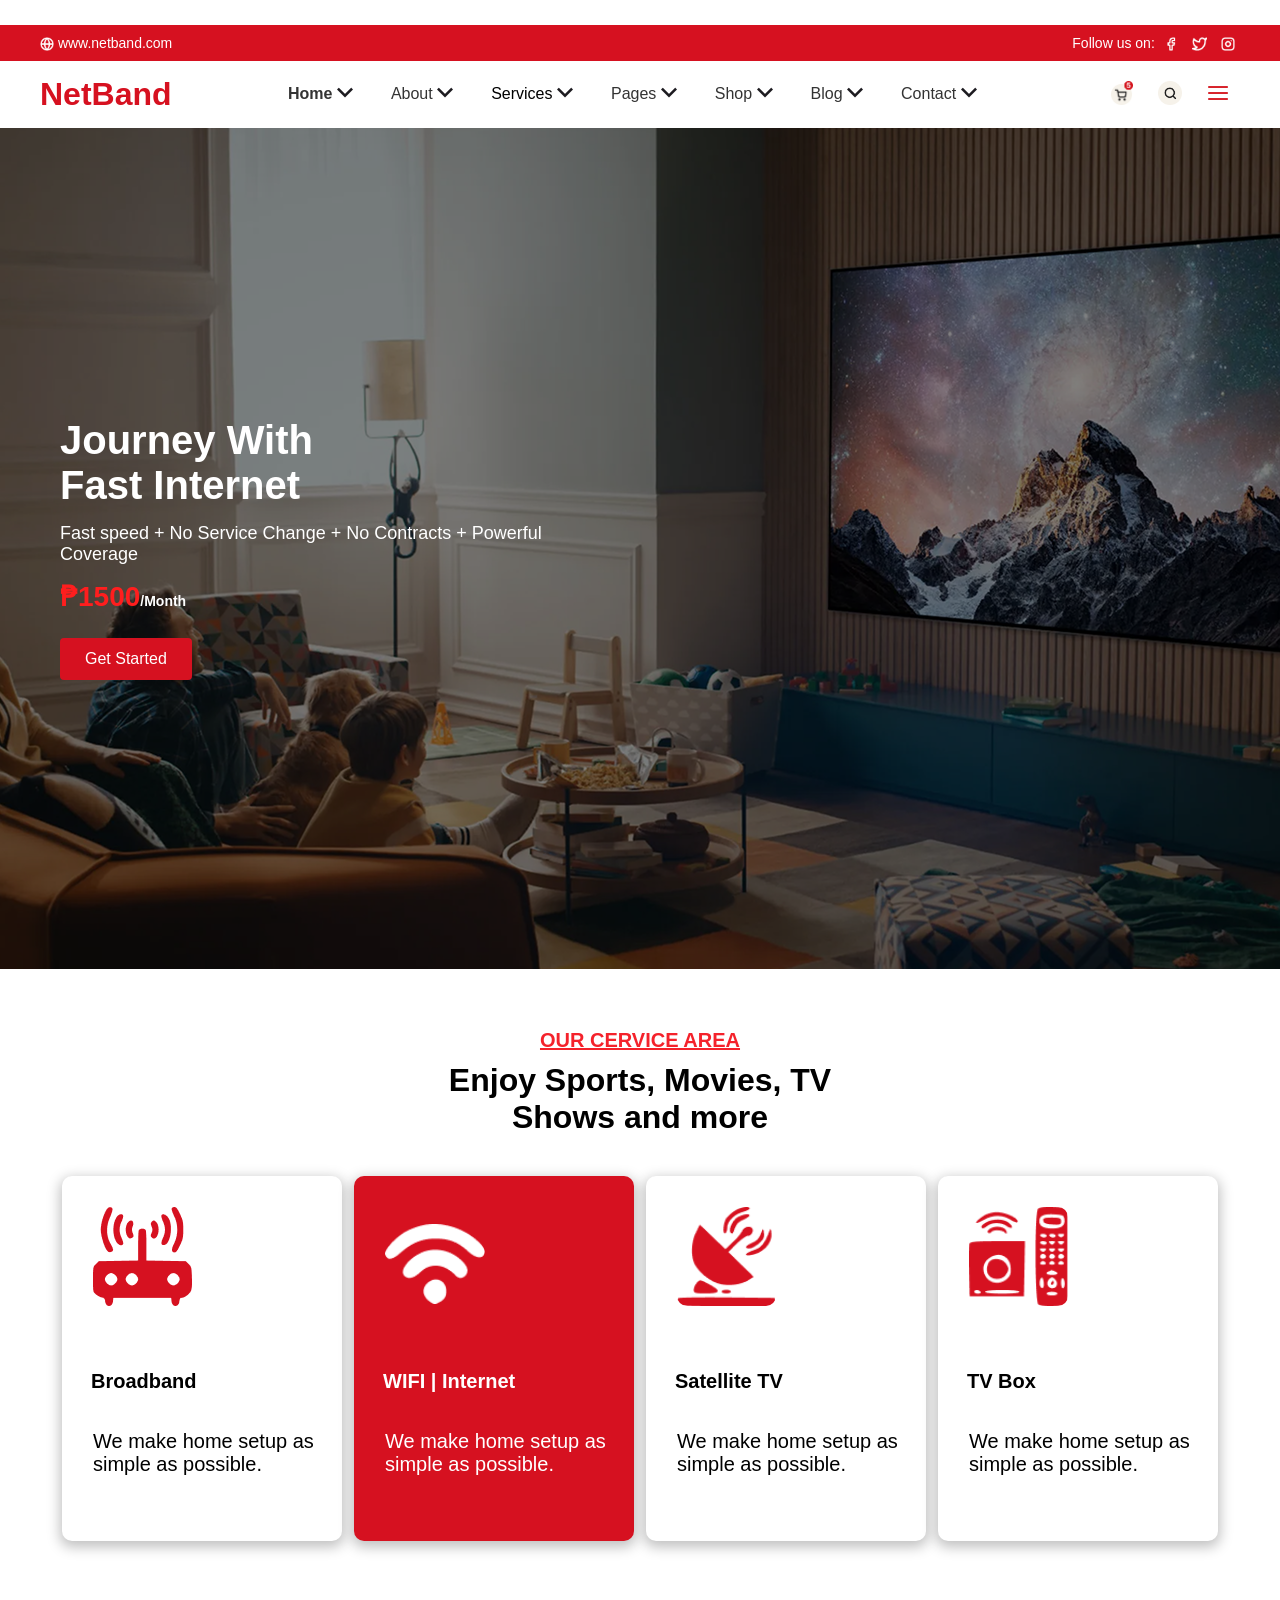
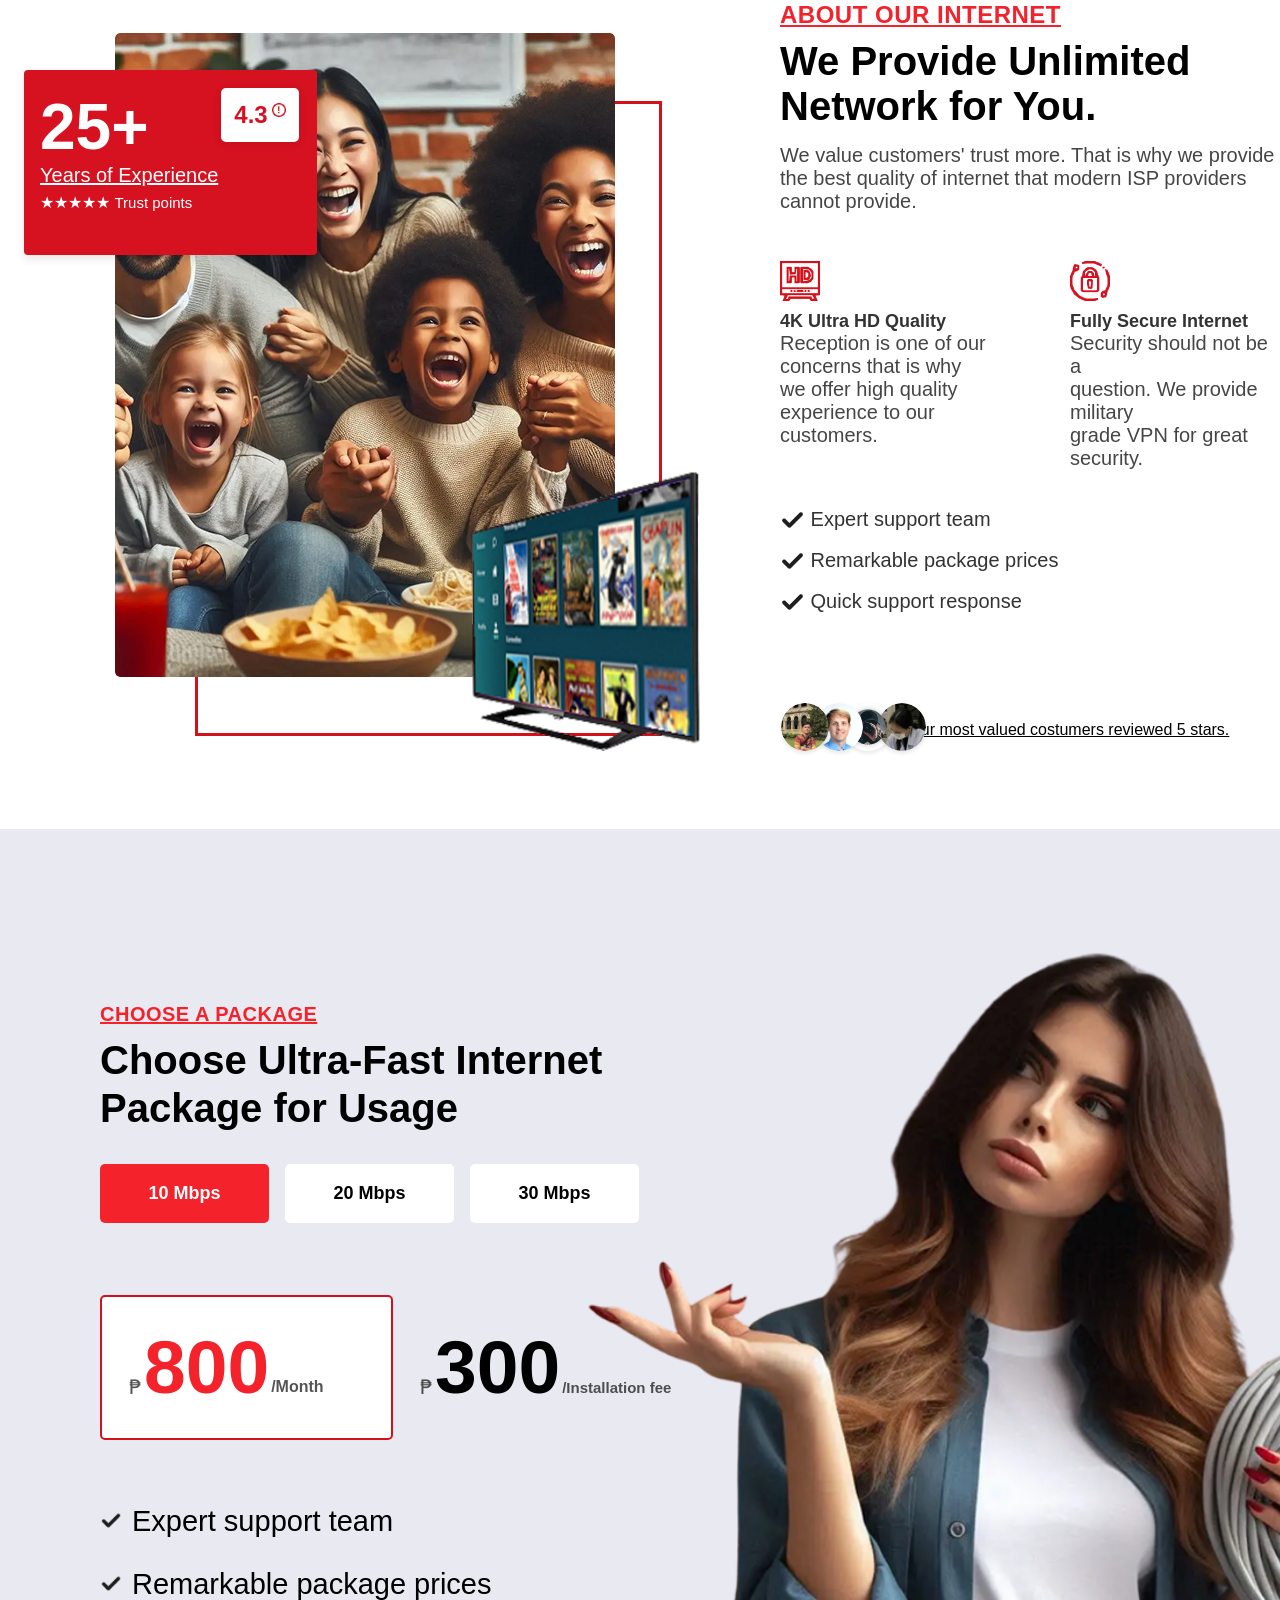
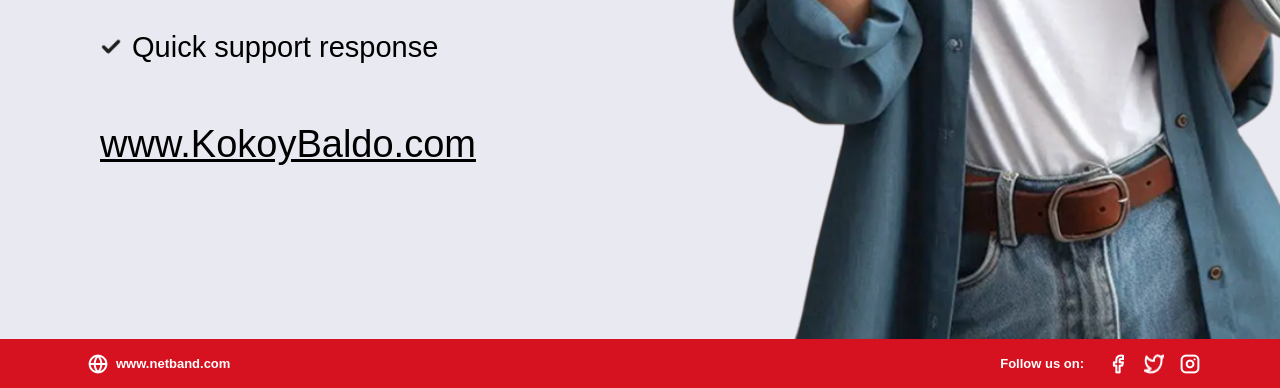
<file: index.html>
<!DOCTYPE html>
<html lang="en">
<head>
  <meta charset="UTF-8" />
  <meta name="viewport" content="width=device-width, initial-scale=1.0"/>
  <title>Home</title>
  <link rel="stylesheet" href="./css/style.css" />
</head>
<body>

  <!-- Header Top -->
  <div class="header-top">
    <span style="float: left;">
      <img src="./images/globe.png" alt="globe" style="height: 14px; vertical-align: middle;" />
      www.netband.com
    </span>
    Follow us on:
    <img src="./images/Facebook.png" alt="Facebook" style="height: 14px; vertical-align: middle; margin: 0 5px;" />
    <img src="./images/twitter.png" alt="Twitter" style="height: 14px; vertical-align: middle; margin: 0 5px;" />
    <img src="./images/Instagram.png" alt="Instagram" style="height: 14px; vertical-align: middle; margin: 0 5px;" />
  </div>

  <!-- Navbar -->
  <div class="navbar">
    <h1>NetBand</h1>
    <div class="nav-links">
      <ul>
        <li><strong>Home <img src="images/arrow.png" alt=""></strong> </li>
        <li>About <img src="images/arrow.png" alt=""></li>
        <li> <a href="kokoybaldo.html">Services <img src="images/arrow.png" alt=""></a></li>
        <li>Pages <img src="images/arrow.png" alt=""></li>
        <li>Shop <img src="images/arrow.png" alt=""></li>
        <li>Blog <img src="images/arrow.png" alt=""></li>
        <li>Contact <img src="images/arrow.png" alt=""></li>
      </ul>
    </div>
    <div class="icons">
      <img src="./images/cart.png" alt="cart" style="height: 24px; margin: 0 10px;" />
      <img src="./images/search.png" alt="search" style="height: 24px; margin: 0 10px;" />
      <img src="./images/Menu.png" alt="menu" style="height: 24px; margin: 0 10px;" />
    </div>
  </div>

  <!-- Hero Section -->
  <div class="hero">
    <div class="hero-before"></div>
    <div class="hero-content">
      <img src="./images/fam.png" alt="" style="display: none;" />
      <h2>Journey With<br>Fast Internet</h2>
      <p>Fast speed + No Service Change + No Contracts + Powerful Coverage</p>
      <p class="price">₱1500<span style="font-size: 14px; color: white;">/Month</span></p>
      <button>Get Started</button>
    </div>
  </div>

  <!-- Service Section -->
  <div class="service-area">
    <h4><u>OUR CERVICE AREA</u></h4>
    <h2>Enjoy Sports, Movies, TV <br> Shows and more</h2>
    <div class="cards">
      <div class="card">
        <img class="pic"src="./images/broadband.png"alt="">
        <h3>Broadband</h3>
        <p>We make home setup as <br> simple as possible.</p>
      </div>
      <div class="card active">
        <img class="pic" src="./images/wifi.png" alt="">
        <h3>WIFI | Internet</h3>
        <p>We make home setup as <br> simple as possible.</p>
      </div>
      <div class="card">
        <img class="pic" src="./images/satellite.png" alt="">
        <h3>Satellite TV</h3>
        <p>We make home setup as <br> simple as possible.</p>
      </div>
      <div class="card">
        <img class="pic" src="./images/tvbox.png" alt="">
        <h3>TV Box</h3>
        <p>We make home setup as <br> simple as possible.</p>
      </div>
    </div>
  </div>


<!-- 3rd paaaaaaaaaart -->
 <section class="about-our-internet">
      <div class="container">
        <!-- Left: Image, Badge, and TV inside one red border -->
        <div class="border">
          <div class="image-box">
            <img src="./images/kids.png" alt="Family enjoying TV" class="family-img">
            <div class="experience-badge">
              <h2>25+</h2>
              <p>Years of Experience</p>
              <div class="stars">★★★★★ <small>Trust points</small> </div>
              <!-- <small>Trust points</small> -->
              <div class="rating-bubble">4.3 <img src="images/i-con.png" alt="icon" class="i-con"></div>
            </div>
          </div>
          <img src="./images/tv.png" class="tv-bottom" />
        </div>
    
        <!-- Right: Content -->
        <div class="content">
          <h4 class="subtitle">ABOUT OUR INTERNET</h4>
          <h2>We Provide Unlimited Network for You.</h2>
          <p class="description">We value customers' trust more. That is why we provide the best quality of internet that modern ISP providers cannot provide.</p>
    
          <div class="features">
            <div class="feature">
              <img src="./images/hd.png" alt="HD Icon" class="icon">
              <div>
                <h3>4K Ultra HD Quality</h3>
                <p>Reception is one of our concerns that is why we offer high quality experience to our customers.</p>
              </div>
            </div>
            <div class="feature">
              <img src="images/lock.png" alt="Lock Icon" class="icon">
              <div>
                <h3>Fully Secure Internet</h3>
                <p>Security should not be a <br> question. We provide military <br> grade VPN for great security.</p>
              </div>
            </div>
          </div>
    
          <ul class="checklist">
            <li><img src="./images/Check.png" alt="Check" class="check-icon"> Expert support team</li>
            <li><img src="./images/Check.png" alt="Check" class="check-icon"> Remarkable package prices</li>
            <li><img src="./images/Check.png" alt="Check" class="check-icon"> Quick support response</li>
          </ul>
    
          <div class="reviews">
            <div class="avatar-group">
              <img src="images/avatar1.png" class="avatar4">
              <img src="images/avatar2.png" class="avatar3">
              <img src="images/avatar3.png" class="avatar2">
              <img src="images/avatar4.png" class="avatar1">
            </div>
          </div>
          <div class="review-text">
            <u>4 of our most valued costumers reviewed 5 stars.</u>
          </div>
        </div>
      </div>
    </section>    

<!-- 4th paaart -->
<section class="choose-package">
        <div class="choose-package-left">
          <h4 class="subtitle">CHOOSE A PACKAGE</h4>
          <h2 class="package-title">Choose Ultra-Fast Internet Package for Usage</h2>

          <div class="package-cards-row">
            <div class="package-card active">10 Mbps</div>
            <div class="package-card">20 Mbps</div>
            <div class="package-card">30 Mbps</div>
          </div>

          <div class="pricing-row">
            <div class="pricing-box">
              <span class="peso">₱</span><span class="big-price red">800</span><span class="per">/Month</span>
            </div>
            <div class="install-fee">
              <span class="peso">₱</span><span class="big-price">300</span><span class="per">/Installation fee</span>
            </div>
          </div>

          <ul class="package-features-list">
            <li><img src="./images/Check.png" class="checkmark" alt="check"> Expert support team</li>
            <li><img src="images/Check.png" class="checkmark" alt="check"> Remarkable package prices</li>
            <li><img src="images/Check.png" class="checkmark" alt="check"> Quick support response</li>
          </ul>

          <a href="kokoybaldo.html" class="package-footer-link">www.KokoyBaldo.com</a>
        </div>
        <div class="choose-package-right">
          <img src="images/girl.png" alt="Woman" class="woman-img">
        </div>
      </section>

<!-- Footer continuation from Figma -->
<div class="footer-bar">
  <div class="footer-left">
    <img src="images/globe.png" alt="" class="icon">
    www.netband.com
  </div>
  <div class="footer-right">
    <span>Follow us on:</span>
    <span class="social-icons">
      <img src="images/Facebook.png" alt="" class="icon">
      <img src="images/twitter.png" alt="" class="icon">
      <img src="images/Instagram.png" alt="" class="icon">
    </span>
    
  </div>
</div>

</body>
</html>
</file>
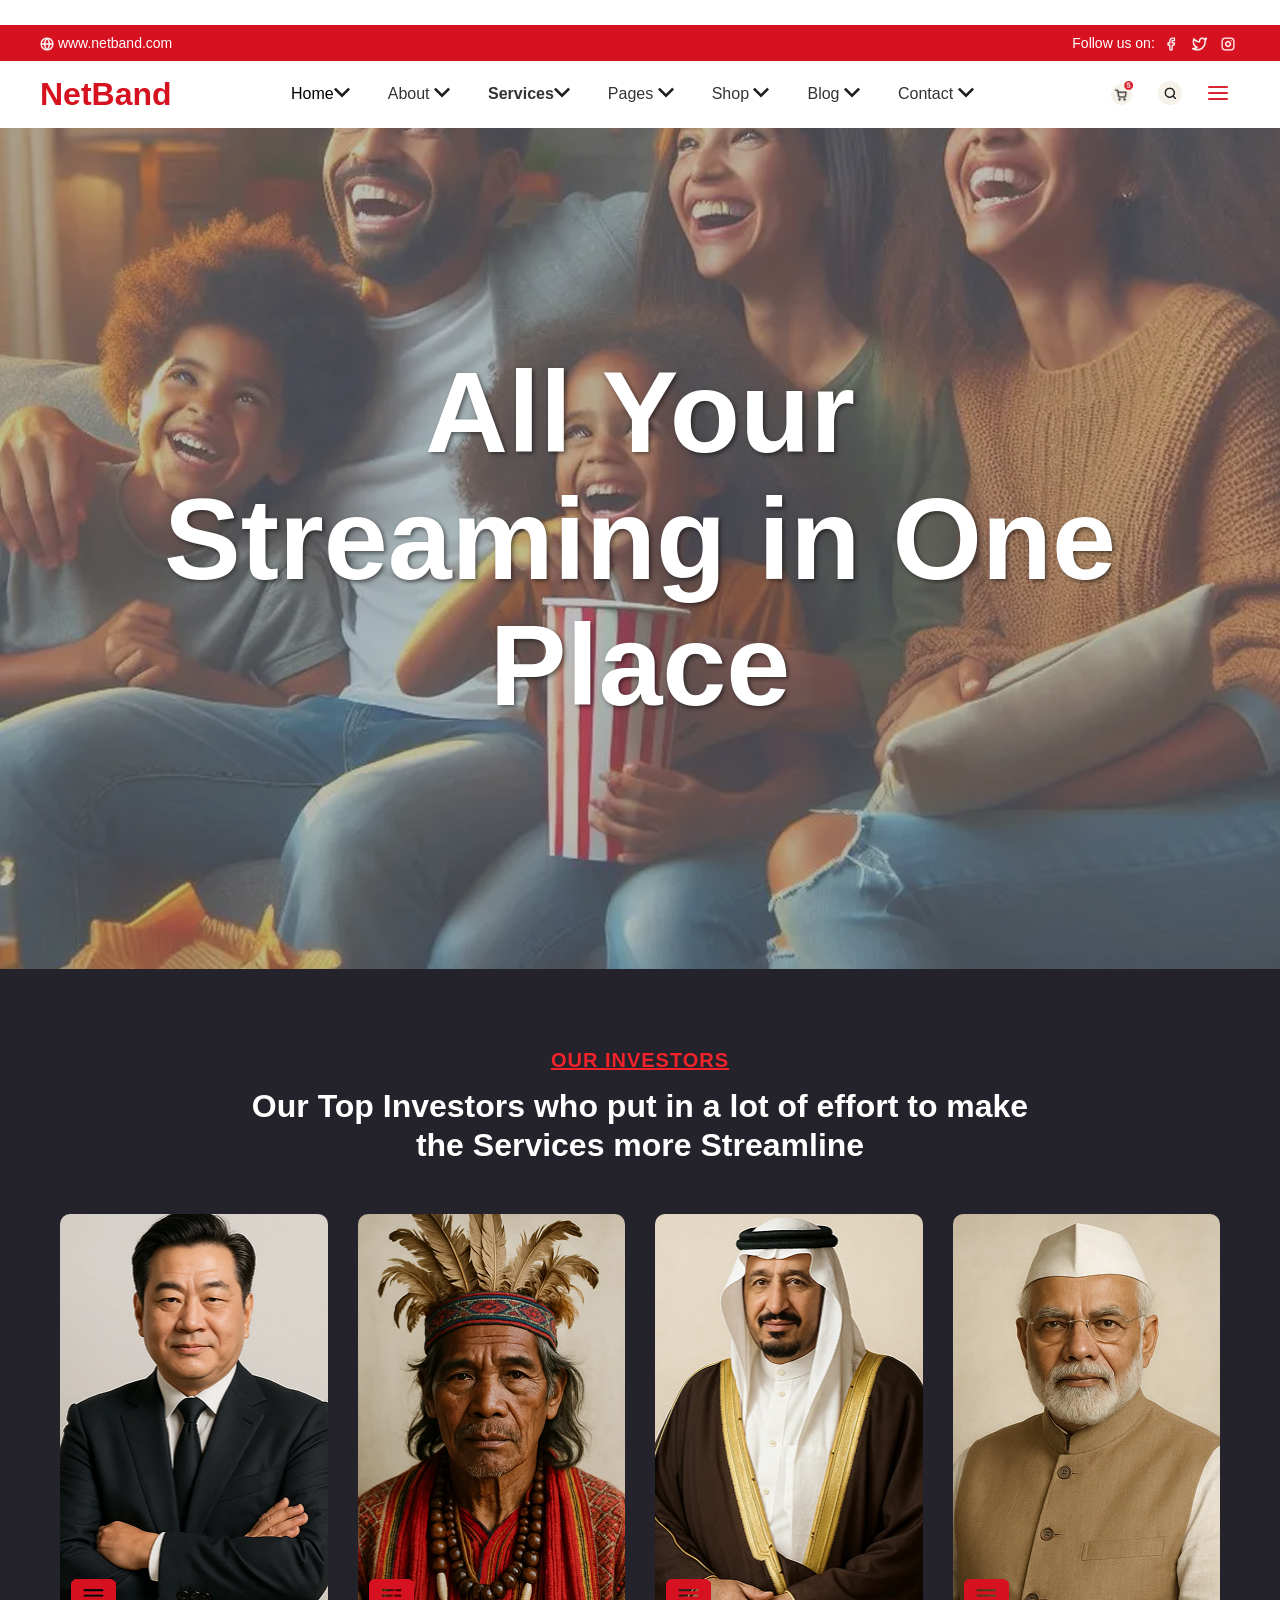
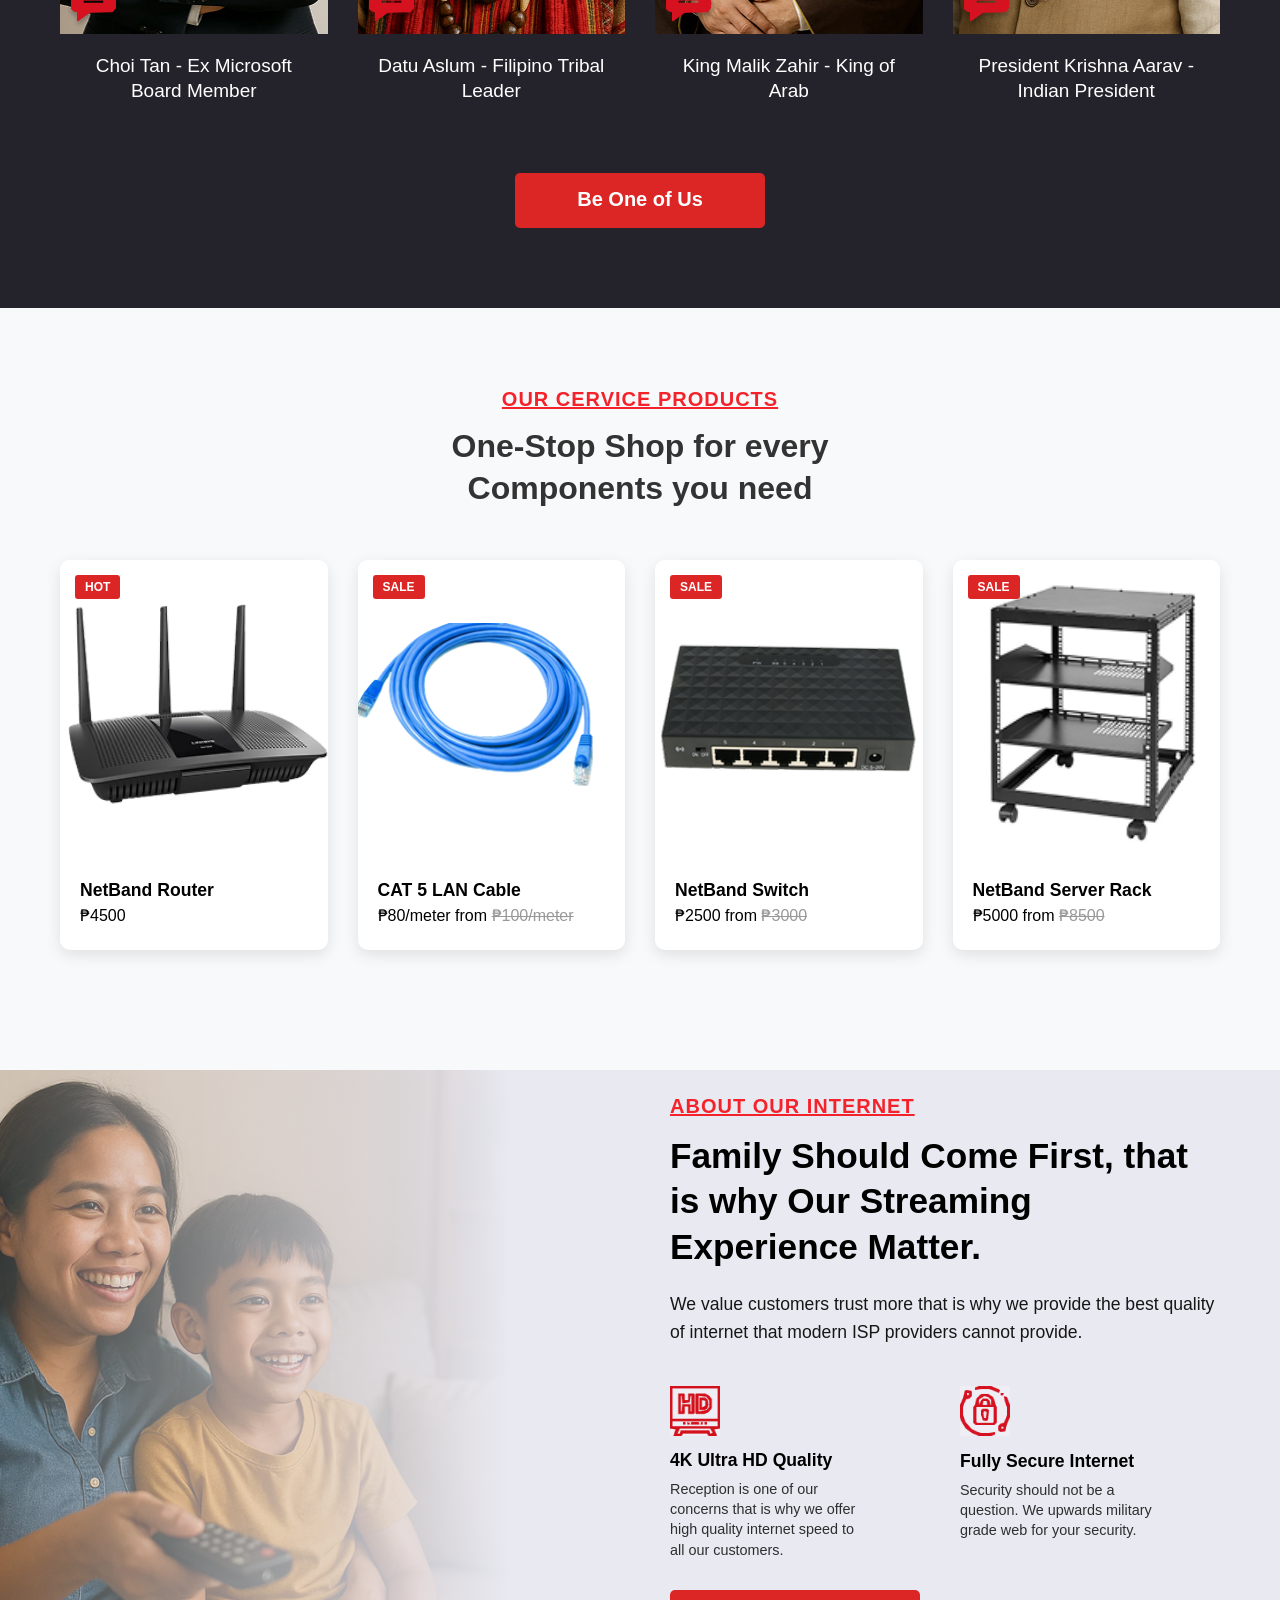
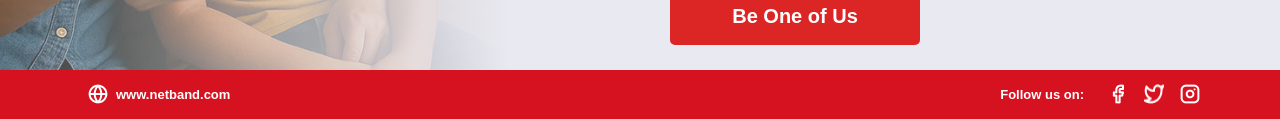
<file: kokoybaldo.html>
<!DOCTYPE html>
<html lang="en">
<head>
    <meta charset="UTF-8">
    <meta name="viewport" content="width=device-width, initial-scale=1.0">
    <title>Services</title>

    <link rel="stylesheet" href="./css/service.css" />

</head>
<body>
    <!-- Header Top -->
  <div class="header-top">
    <span style="float: left;">
      <img src="./images/globe.png" alt="globe" style="height: 14px; vertical-align: middle;" />
      www.netband.com
    </span>
    Follow us on:
    <img src="./images/Facebook.png" alt="Facebook" style="height: 14px; vertical-align: middle; margin: 0 5px;" />
    <img src="./images/twitter.png" alt="Twitter" style="height: 14px; vertical-align: middle; margin: 0 5px;" />
    <img src="./images/Instagram.png" alt="Instagram" style="height: 14px; vertical-align: middle; margin: 0 5px;" />
  </div>

   <!-- Navbar -->
  <div class="navbar">
    <h1>NetBand</h1>
    <div class="nav-links">
      <ul>
         <li> <a href="index.html">Home<img src="images/arrow.png" alt=""></a></li>
        <li>About <img src="images/arrow.png" alt=""></li>
        <li><strong>Services<img src="images/arrow.png" alt=""></strong> </li>
        <li>Pages <img src="images/arrow.png" alt=""></li>
        <li>Shop <img src="images/arrow.png" alt=""></li>
        <li>Blog <img src="images/arrow.png" alt=""></li>
        <li>Contact <img src="images/arrow.png" alt=""></li>
      </ul>
    </div>
    <div class="icons">
      <img src="./images/cart.png" alt="cart" style="height: 24px; margin: 0 10px;" />
      <img src="./images/search.png" alt="search" style="height: 24px; margin: 0 10px;" />
      <img src="./images/Menu.png" alt="menu" style="height: 24px; margin: 0 10px;" />
    </div>
  </div>

    <!-- Hero Section -->
    <section class="hero">
      <div class="hero-content">
        <h1>All Your<br />Streaming in One<br />Place</h1>
      </div>
    </section>

    <!-- Investors Section-->
       <section class="investors">
      <div class="container">
        <div class="investors-header">
          <div class="investors-label">OUR INVESTORS</div>
          <h2 class="investors-title">
            Our Top Investors who put in a lot of effort to make the Services
            more Streamline
          </h2>
        </div>

        <div class="investors-grid">
          <div class="investor-card">
            <div
              class="investor-image"
              style="background-image: url(./images/tan.png)"
            >
              <div class="investor-badge">
                <img src="./images/Vector.png" />
              </div>
            </div>
            <div class="investor-info">
              <div class="investor-title">
                Choi Tan - Ex Microsoft Board Member
              </div>
            </div>
          </div>

          <div class="investor-card">
            <div
              class="investor-image"
              style="background-image: url(./images/datu.png)"
            >
              <div class="investor-badge">
                <img src="./images/Vector.png" />
              </div>
            </div>
            <div class="investor-info">
              <div class="investor-title">
                Datu Aslum - Filipino Tribal Leader
              </div>
            </div>
          </div>

          <div class="investor-card">
            <div
              class="investor-image"
              style="background-image: url(images/king.png)"
            >
              <div class="investor-badge">
                <img src="./images/Vector.png" />
              </div>
            </div>
            <div class="investor-info">
              <div class="investor-title">King Malik Zahir - King of Arab</div>
            </div>
          </div>

          <div class="investor-card">
            <div
              class="investor-image"
              style="background-image: url(./images/president.png)"
            >
              <div class="investor-badge">
                <img src="./images/Vector.png" />
              </div>
            </div>
            <div class="investor-info">
              <div class="investor-title">
                President Krishna Aarav - Indian President
              </div>
            </div>
          </div>
        </div>

        <a href="#" class="cta-button-secondary">Be One of Us</a>
      </div>
    </section>

    
    <!-- Products Section -->
    <section class="products">
      <div class="container">
        <div class="products-header">
          <div class="products-label">OUR CERVICE PRODUCTS</div>
          <h2 class="products-title">
            One-Stop Shop for every<br />Components you need
          </h2>
        </div>

        <div class="products-grid">
          <div class="product-card">
            <div class="product-badge hot">HOT</div>
            <div
              class="product-image"
              style="background-image: url('./images/router.png')"
            ></div>
            <div class="product-info">
              <div class="product-name">NetBand Router</div>
              <div class="product-price">₱4500</div>
            </div>
          </div>

          <div class="product-card">
            <div class="product-badge sale">SALE</div>
            <div
              class="product-image"
              style="background-image: url('./images/cable.png')"
            ></div>
            <div class="product-info">
              <div class="product-name">CAT 5 LAN Cable</div>
              <div class="product-price">
                ₱80/meter from
                <span style="text-decoration: line-through; color: #999"
                  >₱100/meter</span
                >
              </div>
            </div>
          </div>

          <div class="product-card">
            <div class="product-badge sale">SALE</div>
            <div
              class="product-image"
              style="background-image: url('./images/switch.png')"
            ></div>
            <div class="product-info">
              <div class="product-name">NetBand Switch</div>
              <div class="product-price">
                ₱2500 from
                <span style="text-decoration: line-through; color: #999"
                  >₱3000</span
                >
              </div>
            </div>
          </div>

          <div class="product-card">
            <div class="product-badge sale">SALE</div>
            <div
              class="product-image"
              style="background-image: url('./images/rack.png')"
            ></div>
            <div class="product-info">
              <div class="product-name">NetBand Server Rack</div>
              <div class="product-price">
                ₱5000 from
                <span style="text-decoration: line-through; color: #999"
                  >₱8500</span
                >
              </div>
            </div>
          </div>
        </div>
      </div>
    </section>

        <!-- About Section -->
    <section class="about">
      <div class="container">
        <div class="about-image"></div>
        <div class="about-content">
          <div class="about-label">ABOUT OUR INTERNET</div>
          <h2 class="about-title">
            Family Should Come First, that is why Our Streaming Experience
            Matter.
          </h2>
          <p class="about-description">
            We value customers trust more that is why we provide the best
            quality of internet that modern ISP providers cannot provide.
          </p>

          <div class="about-features">
            <div class="about-feature">
              <div
                class="about-feature-icon"
                style="
                  background-image: url(./images/hd.png);
                  background-size: contain;
                "
              ></div>

              <div
                class="about-feature-content"
                style="transform: translate(-65px, 10px)"
              >
                <br /><br /><br />
                <h4>4K Ultra HD Quality</h4>
                <p>
                  Reception is one of our concerns that is why we offer high
                  quality internet speed to all our customers.
                </p>
              </div>
            </div>
            <div class="about-feature">
              <div
                class="about-feature-icon"
                style="
                  background-image: url(./images/lock.png);
                  background-size: contain;
                "
              ></div>
              <div
                class="about-feature-content"
                style="transform: translate(-65px, 65px)"
              >
                <h4>Fully Secure Internet</h4>
                <p>
                  Security should not be a question. We upwards military grade
                  web for your security.
                </p>
              </div>
            </div>
          </div>

          <a href="#" class="cta-button-secondary">Be One of Us</a>
        </div>
      </div>
    </section>
    
    <!-- Footer  -->
<div class="footer-bar">
  <div class="footer-left">
    <img src="images/globe.png" alt="" class="icon">
    www.netband.com
  </div>
  <div class="footer-right">
    <span>Follow us on:</span>
    <span class="social-icons">
      <img src="images/Facebook.png" alt="" class="icon">
      <img src="images/twitter.png" alt="" class="icon">
      <img src="images/Instagram.png" alt="" class="icon">
    </span>
    
  </div>
</div>
</body>
</html>
</file>
<file: css/style.css>
* {
  margin: 0;
  padding: 0;
  box-sizing: border-box;
}

body {
  background-color: #fff;
  color: #333;
  font-family: 'Roboto', sans-serif;
}

/* Header Top */
.header-top {
  margin-top: 25px;
  background-color: #d61120;
  color: white;
  padding: 10px 40px;
  font-size: 14px;
  text-align: right;
  position: relative;
}

/* Navbar */
.navbar {
  background-color: white;
  padding: 15px 40px;
  display: flex;
  justify-content: space-between;
  align-items: center;
  box-shadow: 0 2px 5px rgba(0, 0, 0, 0.1);
}

.navbar h1 {
  color: #d61120;
  font-size: 32px;
}

.nav-links ul {
  list-style: none;
  display: flex;
  gap: 30px;
}

.nav-links li {
  font-size: 16px;
  font-weight: 500;
  cursor: pointer;
  vertical-align: middle;
  position: relative;
  bottom: 10px;
}

.nav-links img {
  position: relative;
  top: 10px;
  margin-left: -8px;
}

.nav-links a{
text-decoration: none;
color: #000;
}

/* Hero Section */
.hero {
  display: flex;
  align-items: center;
  justify-content: space-between;
  background: url(../images/fam.png) no-repeat center center/cover;
  height: 841px;
  color: white;
  padding: 0 60px;
  position: relative;
}

.hero-before {
  position: absolute;
  top: 0;
  left: 0;
  height: 100%;
  width: 100%;
  background: rgba(0, 0, 0, 0.5);
  z-index: 1;
}

.hero-content {
  position: relative;
  max-width: 500px;
  z-index: 2;
}

.hero-content h2 {
  font-size: 40px;
  font-weight: 700;
  margin-bottom: 10px;
}

.hero-content p {
  margin: 15px 0;
  font-size: 18px;
}

.hero-content .price {
  font-size: 28px;
  color: #ff1e1e;
  font-weight: bold;
}

.hero-content button {
  margin-top: 10px;
  padding: 12px 25px;
  background-color: #d61120;
  border: none;
  color: white;
  font-size: 16px;
  border-radius: 4px;
  cursor: pointer;
}

/* Service Area */
.service-area {
  text-align: center;
  padding: 60px 20px;
}

.service-area h4 {
  color: #F4222B;
  margin-bottom: 10px;
  font-size: 20px;
  font-weight: 900;
}

.service-area h2 {
  color: black;
  margin-bottom: 40px;
  font-weight: 700;
  font-size: 32px;
}

.cards {
display: flex;
justify-content: center;
gap: 12px; /* Match Figma spacing */
flex-wrap: wrap;
}

.card {
background: #fff;
padding: 31px 31px 24px 31px; /* Approximate Figma padding */
border-radius: 10px;
text-align: left;
width: 280px;
height: 365px;
box-shadow: 0px 4px 13px 2px rgba(0,0,0,0.25);
display: flex;
flex-direction: column;
align-items: flex-start;
justify-content: flex-start;
}

.card img.pic {
width: 99px;
height: 99px;
margin-bottom: 24px;
border-radius: 10px;
}

.card h3 {
white-space: nowrap;
position: relative;
display: inline;
vertical-align: left;
font-family: 'Inter', sans-serif;
font-weight: 800;
font-size: 20px;
color: #000;
padding-left: 43px;
top: 30px;
right: 45px;
width: 100px;
height: 50px;
margin: 10px 0;

}

.card p {
font-family: 'Inter', sans-serif;
font-weight: 400;
font-size: 20px;
margin: 0;
color: #000;
text-align: left;
position: relative;
top: 30px;
width: 500px; 
height: 80px;
text-align: justify;
}

.card.active {
background-color: #d61120;
}

.card.active p {
color: white;
top: 49px;
}

.card.active h3{
color: white;
top: 49px;
}

.card.active > .pic{
position: relative;
top: 17px;
width: 100px;
height: 80px;
}

.pic{
display: block;
margin-left: 0;
}


/* 3rd part */
 .about-our-internet .container {
    display: flex;
    gap: 340px; /* Increased gap for more space between image and content */
    align-items: flex-start;
  }


  .image-box {
    position: relative;
    flex: 1;
  }
  
  /* FAM.PNG */
  .image-box img {
    position: relative;
    border-radius: 5px;
    background-repeat: no-repeat;
    width: 500px;
    height: auto;
    margin-left: 91px;
  }
  
  .tv-bottom{
    position: relative;
    top: -24.7em; right: -27.9em;
    width: 230.78px;
    height: 280px;
  }
  .border {
    height: 500px;
    width: 400px;
    position: relative;
    display: inline-block;
    padding: 32px 24px;
    background: #fff;
  }
  
  .border::before {
    content: "";
    position: absolute;
    top: 100px;   /* Adjust this to move the border vertically */
    left: 195px;  /* Adjust this to move the border horizontally */
    width: 461px;
    height: 629px;
    border: 3px solid #D4111A;
    /* box-shadow: 0 4px 24px rgba(212, 17, 26, 0.10); */
    border-radius: 0; /* match your needs */
  }
  
  .experience-badge {
    position: relative;
    bottom: 38.2em;
    background: #d61120;
    color: white;
    padding: 20px 16px;
    border-radius: 4px;
    width: 293px;
    height: 185px;
    font-family: 'Montserrat', sans-serif;
    text-align: left;
    box-shadow: 0 4px 10px rgba(0,0,0,0.1);
    box-sizing: border-box;
  }
  
  .experience-badge h2 {
    font-size: 64px;
    font-weight: 700;
    margin: 0;
  }
  
  .experience-badge small {
    font-size: 15px;
    color: #fff;
    /* font-weight: 400; */
  }

  .experience-badge p{
    text-decoration: underline;
    font-size: 20px;
  }
  
  .experience-badge .stars {
    font-size: 16px;
    margin: 6px 0;
  }
  
  .experience-badge .rating-bubble {
    position: absolute;
    top: 18px;
    right: 18px;
    width: 78px;
    height: 54px;
    background: #fff;
    color: #d61120;
    font-weight: 700;
    padding: 0;
    border-radius: 5px;
    font-size: 24px;
    box-shadow: 0 2px 8px rgba(0,0,0,0.10);
    display: flex;
    align-items: center;
    /* gap: 4px; */
    /* top: 12px; */
    /* right: 12px; */
    justify-content: center;
  }
  
  .rating-bubble .i-con{
    width:14px; 
    height:14px; 
    margin-left: 4px;
    margin-bottom: 10px;
}
  
  
  .content {
    flex: 1;
    max-width: 600px;
    margin-left: 40px; /* Added margin for finer control */
  }
  
  .subtitle {
    color: #d61120;
    font-weight: bold;
    text-transform: uppercase;
    margin-bottom: 10px;
  }
  
  .content p{
    font-size: 20px;
    color: #000000BA;
  }
  .content h2 {
    font-size: 40px;
    margin-bottom: 15px;
    color: #000;
  }
  
  .content h4{
    font-size: 24px;
    color: #F4222B;
    text-decoration-line: underline;
    font-weight: 900 ;
  }
  
  .description {
    margin-bottom: 30px;
    color: #555;
  }
  
  .features {
    display: flex;
    gap: 30px;
    margin-bottom: 30px;
  }
  
  .feature {
    display: flex;
    flex-direction: column;
    align-items: flex-start;
    gap: 10px;
    max-width: 500px;
    text-align: left;
    margin-top: 18px;
  }
  
  .feature .icon {
    width: 40px;
    height: 40px;
  }
  
  .feature h3 {
    margin: 0;
    font-size: 18px;
    font-weight: bold;
  }
  
  .features .feature:nth-child(2){
    margin-left: 50px;
  }
  .feature-desc {
    font-size: 16px;
    color: #555;
    margin-top: 8px;
  }
  
  .feature, .feature-desc {
    max-width: 300px;
    width: 100%;
  }
  
  .checklist {
    list-style: none;
    padding: 0;
    margin-bottom: px;
  }
  .checklist img{
    list-style: none;
    padding: 0;
    margin-bottom: 8px;
    margin-top: 8px;
    vertical-align: middle;
  }
  
  .checklist li {
    font-size: 20px;
    margin-bottom: 0;
    color: #333;
  }
  
  .reviews {
    display: flex;
    align-items: center;
    gap: 16px;
    margin-top: 20px;
    justify-content: flex-start;
  }
  
  .avatar-group {
    display: flex;
    align-items: center;
    margin-top: 60px;
  }
  
  .avatar-group .avatar,
  .avatar1,
  .avatar2,
  .avatar3,
  .avatar4 {
    width: 48px;
    height: 48px;
    border-radius: 50%;
    object-fit: cover;
    box-shadow: 0 2px 4px rgba(0,0,0,0.1);
    margin-left: -12px;
    position: relative;
    left: 0;
    right: 0;
  }
  
  .avatar1{
    position: relative;
    left: -95px;
  }
  .avatar2{
    position: relative;
    left: -25px;
  }
  
  .avatar3{
    position: relative;
    left: 40px;
  }
  
  .avatar4{
    position: relative;
    left: 110px;
  }
  
  .review-text {
    font-size: 16px;
    color: #000;
    text-align: left;
    font-weight: normal;
    margin: 0;
    text-align:center;
    margin-top: -30px;
    margin-left: 50px;
  }

/* 4th paaaaart */
 .inline-icon {
  vertical-align: middle;
  width: 18px;
  height: 18px;
  margin-left: 2px;
  margin-bottom: 1px;
  }
  
  .choose-package {
    background: #E9E9F1;
    padding: 0 0 40px 0;
    display: flex;
    align-items: center;
    margin-top: 90px;
    justify-content: flex-start;
    margin-bottom: 0;
    padding-bottom: 0;
  }

  .choose-package h4{
    text-decoration: underline;
  }
  
  .choose-package-left {
    flex: 1;
    margin-left: 100px;
    display: flex;
    flex-direction: column;
    align-items: flex-start;
  }
  
  .choose-package-right {
    flex: 1;
    display: flex;
    align-items: center;
    justify-content: center;
    margin-bottom: 0;
    padding-bottom: 0;
  }
  
  .woman-img {
    display: block;
    margin-top: 110px; /* Move her down a bit */
    position: relative;
    left: -100px;     /* Adjust this value so her hand is under '30mbps' */
    height: 1000px;  
    width: 1000px;
    margin-bottom: 0;
    padding-bottom: 0;
  }
  
  .subtitle {
    color: #F4222B;
    font-size: 20px;
    font-weight: 900;
    margin-bottom: 10px;
    text-transform: uppercase;
    letter-spacing: 0.5px;
    text-align: left;
    text-decoration: none;
  }
  
  .package-title {
    color: #000;
    font-size: 40px;
    font-weight: 700;
    margin-bottom: 32px;
    text-align: left;
    line-height: 1.2;
  }
  
  .package-cards-row {
    display: flex;
    gap: 16px;
    margin-bottom: 32px;
  }
  
  .package-card {
    width: 169px;
    height: 59px;
    border-radius: 5px;
    background: #fff;
    color: #000;
    font-family: 'Inter', sans-serif;
    font-size: 18px;
    font-weight: 700;
    display: flex;
    align-items: center;
    justify-content: center;
    cursor: pointer;
    border: none;
  }
  .package-card.active {
    background: #F4222B;
    color: #fff;
  }
  .package-card .active {
    border: 1.5px solid #E9E9F1;
  }
  
  .pricing-row {
    display: flex;
    align-items: center;
    margin-bottom: 32px;
    gap: 0;
    height: 145px;
    margin-top: 32px; /* Increase this value to move both boxes further down */
  }
  
  .pricing-box {
    width: 293px;
    height: 145px;
    background: #fff;
    border: 2px solid #D4111A;
    border-radius: 5px;
    display: flex;
    align-items: center;
    justify-content: flex-start;
    padding-left: 27px;
    box-sizing: border-box;
    font-family: 'Inter', sans-serif;
    font-weight: 700;
    font-size: 75px;
    color:#F4222B;
    margin-top: 16px;
  }
  .pricing-box .peso {
    margin-top: 40px;
    font-size: 20px;
    font-weight: 400;
    margin-right: 2px;
  }
  
  .pricing-box .peso, .pricing-box .per, .install-fee .peso, .install-fee .per {
    color: #000000AB;
    
    
  }
  .pricing-box .per, .install-fee .per {
    font-weight: 700;
    margin-top: 40px; 
  }
  
  .pricing-box .per {
    font-size: 16px;
    margin-left: 2px;
  }
  
  .install-fee .per {
    font-size: 15px;
    margin-left: 2px;
  }
  
  .install-fee {
    display: flex;
    align-items: center;
    font-family: 'Inter', sans-serif;
    font-size: 75px;
    font-weight: 700;
    color: #000;
    height: 145px;
    margin-left: 27px;
    margin-top: 16px;
    white-space: nowrap;
  }

  .install-fee .peso {
    font-size: 20px;
    font-weight: 400;
    margin-right: 2px;
    margin-top: 40px;
  
  }
  
  .package-features-list {
    list-style: none;
    padding: 0;
    margin: 0 0 32px 0;
    font-size: 16px;
    color: #000;
    font-family: 'Inter', sans-serif;
    margin-top: 30px; 
    font-weight: 35;
    line-height: 1.9;
  }

  .package-features-list li {
    display: flex;
    align-items: center;
    margin-bottom: 8px;
    font-size: 20px;
    font-weight: 400;
  }
  .checkmark {
    width: 22px;
    height: 22px;
    margin-right: 10px;
    vertical-align: middle;
    display: inline-block;
  }
  
  .package-footer-link {
    font-size: 38px;
    color: #000;
    font-family: 'Inter', sans-serif;
    font-weight: 400;
    text-decoration: underline;
    margin-top: 8px;
    display: inline-block;
  }
  
  .footer-bar {
    width: 100%;
    background: #D61120;
    color: #fff;
    font-family: 'Inter', sans-serif;
    font-size: 13px;
    font-weight: 600;
    display: flex;
    justify-content: space-between;
    align-items: center;
    padding: 0 80px;
    height: 49px;
    box-sizing: border-box;
    margin-top: 0;
  }
  .footer-left {
    display: flex;
    align-items: center;
    gap: 8px;
  }
  .footer-right {
    display: flex;
    align-items: center;
    gap: 8px;
  }
  .footer-right span {
    color: #fff;
    font-family: 'Inter', sans-serif;
    font-size: 13px;
    font-weight: 600;
  }
  .footer-bar .icon {
    width: 20px;
    height: 20px;
    margin-left: 8px;
  }
  .footer-bar .social-icons {
    margin-left: 8px;
    display: flex;
    gap: 8px;
  }
  
  /* Expert list font style from Figma */
  .package-features-list li {
    font-family: 'Inter', sans-serif;
    font-size: 29px;
    font-weight: 200;
    color: #000;
  }
  
  .header-white {
    width: 100%;
    height: 16px;
    background: #fff;
  }
</file>
<file: css/service.css>
* {
  margin: 0;
  padding: 0;
  box-sizing: border-box;
}

body {
  background-color: #fff;
  color: #333;
  font-family: 'Roboto', sans-serif;
}

/* Header Top */
.header-top {
  margin-top: 25px;
  background-color: #d61120;
  color: white;
  padding: 10px 40px;
  font-size: 14px;
  text-align: right;
  position: relative;
}

/* Navbar */
.navbar {
  background-color: white;
  padding: 15px 40px;
  display: flex;
  justify-content: space-between;
  align-items: center;
  box-shadow: 0 2px 5px rgba(0, 0, 0, 0.1);
}

.navbar h1 {
  color: #d61120;
  font-size: 32px;
}

.nav-links ul {
  list-style: none;
  display: flex;
  gap: 30px;
}

.nav-links li {
  font-size: 16px;
  font-weight: 500;
  cursor: pointer;
  vertical-align: middle;
  position: relative;
  bottom: 10px;
}

.nav-links img {
  position: relative;
  top: 10px;
  margin-left: -8px;
}
.nav-links a{
text-decoration: none;
color: #000;
}

/* HERO section */
.hero {
  display: flex;
  align-items: center;
  justify-content: space-between;
  background: url(../images/pocorn.png) no-repeat center center/cover;
  height: 841px;
  color: white;
  padding: 0 60px;
  position: relative;
}

.hero {
  display: flex;
  align-items: center;     /* vertical centering */
  justify-content: center; /* horizontal centering */
  background: url(../images/pocorn.png) no-repeat center center/cover;
  height: 841px;
  color: white;
  padding: 0 60px;
  position: relative;
  text-align: center; /* center the text itself */
}
    .hero::before {
        content: "";
        position: absolute;
        top: 0;
        left: 0;
        right: 0;
        bottom: 0;
        background: url("../images/pocorn.png");
        background-size: cover;
        background-position: center;
        opacity: 0.7;
      }

     .hero::after {
        content: "";
        position: absolute;
        top: 0;
        left: 0;
        right: 0;
        bottom: 0;
        background: rgba(
          128,
          128,
          128,
          0.5
        );
      }

      .hero-content {
      position: relative;
      z-index: 2;
      padding: 0 20px;
      max-width: 1000px;
      width: 100%;
      }

      .hero h1 {
        font-size: 115px;
        font-weight: 700;
        margin-bottom: 20px;
        line-height: 1.1;
        text-align: center;
        text-shadow: 2px 2px 4px rgba(0, 0, 0, 0.5);
      
      }

      /* INVESTORSsss */
      .cta-button {
        background: #dc2626;
        color: white;
        padding: 15px 30px;
        font-size: 1.1rem;
        font-weight: 600;
        border: none;
        border-radius: 5px;
        cursor: pointer;
        transition: background 0.3s;
      }

      .cta-button:hover {
        background: #b91c1c;
      }

      /* Investors Section */
      .investors {
        background: #24232b;
        color: white;
        padding: 80px 0;
      }

      .investors .container {
        max-width: 1200px;
        margin: 0 auto;
        padding: 0 20px;
        text-align: center;
      }

      .investors-header {
        margin-bottom: 50px;
      }

      .investors-label {
        color: #f4222b;
        font-size: 20px;
        font-weight: 900;
        letter-spacing: 1px;
        margin-bottom: 15px;
        text-decoration: underline solid;
      }

      .investors-title {
        font-size: 32px;
        font-weight: 700;
        line-height: 1.2;
        margin-bottom: 30px;
        max-width: 800px;
        margin-left: auto;
        margin-right: auto;
      }

      .investors-grid {
        display: grid;
        grid-template-columns: repeat(auto-fit, minmax(250px, 1fr));
        gap: 30px;
        margin-bottom: 50px;
      }

      .investor-card {
        border-radius: 10px;
        overflow: hidden;
        transition: transform 0.3s ease;
      }

      .investor-card:hover {
        transform: translateY(-5px);
      }

      .investor-image {
        width: 100%;
        height: 420px;
        background-size: cover;
        background-position: center;
        position: relative;
      }

      .investor-badge {
        position: absolute;
        bottom: 15px;
        left: 15px;
        color: white;
        padding: 5px 10px;
        border-radius: 3px;
        font-size: 12px;
        font-weight: 600;
        transform: translate(-20px, 20px);
      }

      .investor-info {
        padding: 20px;
        text-align: center;
      }


      .investor-title {
        font-size: 19px;
        font-weight: 300;
        color: #ffffff;
        line-height: 1.3;
      }

      .cta-button-secondary {
        background: #dc2626;
        color: white;
        padding: 15px 30px;
        height: 55px;
        width: 250px;
        text-align: center;
        font-size: 20px;
        font-weight: 600;
        border: none;
        border-radius: 5px;
        cursor: pointer;
        transition: background 0.3s;
        text-decoration: none;
        display: inline-block;
        justify-content: center;
        align-items: center;
        
      }

      .cta-button-secondary:hover {
        background: #b91c1c;
      }

      
      /* Products Section */
      .products {
        background: #f8f9fa;
        padding: 80px 0;
      }

      .products .container {
        max-width: 1200px;
        margin: 0 auto;
        padding: 0 20px;
        
      }

      .products-header {
        text-align: center;
        margin-bottom: 50px;
      }

      .products-label {
        color: #F4222B;
        text-decoration: underline;
        font-size: 20px;
        font-weight: 900;
        letter-spacing: 1px;
        margin-bottom: 15px;
      }

      .products-title {
        font-size: 32px;
        font-weight: 700;
        color: #333;
        line-height: 1.3;
        margin-bottom: 20px;
      }

      .products-grid {
        display: grid;
        grid-template-columns: repeat(auto-fit, minmax(250px, 1fr));
        gap: 30px;
        margin-bottom: 40px;
      }

      .product-card {
        background: white;
        border-radius: 10px;
        overflow: hidden;
        box-shadow: 0 5px 15px rgba(0, 0, 0, 0.1);
        transition: transform 0.3s ease;
        position: relative;
      }

      .product-card:hover {
        transform: translateY(-5px);
      }

      .product-badge {
        position: absolute;
        top: 15px;
        left: 15px;
        padding: 5px 10px;
        border-radius: 3px;
        font-size: 12px;
        font-weight: 600;
        color: white;
        z-index: 2;
      }

      .product-badge.hot {
        background: #dc2626;
      }

      .product-badge.sale {
        background: #dc2626;
      }

      .product-image {
        width: 100%;
        height: 300px;
        background-size: contain;
        background-repeat: no-repeat;
        background-position: center;
        background-color: #ffffff;
        display: flex;
        align-items: center;
        justify-content: center;
      }

      .product-info {
        padding: 20px;
      }

      .product-name {
        font-size: 1.1rem;
        font-weight: 600;
        color: #000000;
        margin-bottom: 5px;
      }

      .product-price {
        font-size: 1rem;
        font-weight: 300;
        color: #000000;
        margin-bottom: 5px;
      }

      .product-description {
        font-size: 0.9rem;
        color: #000000;
        line-height: 1.4;
      }

      /* * About Section */ 
      .about {
        background: #E9E9F1;
        position: relative;
        /* bottom: 100px; */
        /* padding: 80px 0; */
        color: white;
      
      }
  
      .about .container {
       
        max-width: 1200px;
        margin: 0 auto;
        padding: 0px 20px;
        display: grid;
        grid-template-columns: 1fr 1fr;
        gap: 60px;
        align-items: center;
      }

      .about-content {
        order: 2;
      }
    
    .about-image {
       order: 1;
       width: 120%;
       height: 600px;
       background: linear-gradient(to left, #E9E9F1 0%, transparent 100%), url(../images/mom.png);
       background-size: cover;
       background-position: bottom left;
       position: relative;
       left: -210px;
       right: 0;
       /* bottom: -50px;  */
}

      .about-label {
        color: #F4222B;
        font-size: 20px;
        font-weight: 900;
        letter-spacing: 1px;
        margin-bottom: 15px;
        text-decoration: underline;
      }

      .about-title {
        color: #000000;
        font-size: 2.2rem;
        font-weight: 700;
        line-height: 1.3;
        margin-bottom: 20px;
      }

      .about-description {
        color: #000000;
        font-size: 1.1rem;
        line-height: 1.6;
        margin-bottom: 40px;
        opacity: 0.9;
      }

      .about-features {
        display: grid;
        grid-template-columns: 1fr 1fr;
        gap: 30px;
        margin-bottom: 40px;
      }

      .about-feature {
        display: flex;
        align-items: flex-start;
        gap: 15px;
      }

      .about-feature-icon {
        width: 50px;
        height: 50px;
        background: rgba(255, 255, 255, 0.2);
        background-repeat: no-repeat;
        display: flex;
        align-items: center;
        justify-content: center;
        font-size: 20px;
        flex-shrink: 0;
      }

      .about-feature-content h4 {
        color:#000000;
        font-size: 1.1rem;
        font-weight: 600;
        margin-bottom: 8px;
      }

      .about-feature-content p {
        color: #000000;
        font-size: 0.9rem;
        opacity: 0.8;
        line-height: 1.4;
      }

     /* Footer */
     .footer-bar {
    width: 100%;
    background: #D61120;
    color: #fff;
    font-family: 'Inter', sans-serif;
    font-size: 13px;
    font-weight: 600;
    display: flex;
    justify-content: space-between;
    align-items: center;
    padding: 0 80px;
    height: 49px;
    box-sizing: border-box;
    margin-top: 0;
    
  }
  .footer-left {
    display: flex;
    align-items: center;
    gap: 8px;
  }
  .footer-right {
    display: flex;
    align-items: center;
    gap: 8px;
  }
  .footer-right span {
    color: #fff;
    font-family: 'Inter', sans-serif;
    font-size: 13px;
    font-weight: 600;
  }
  .footer-bar .icon {
    width: 20px;
    height: 20px;
    margin-left: 8px;
  }
  .footer-bar .social-icons {
    margin-left: 8px;
    display: flex;
    gap: 8px;
  }
</file>
